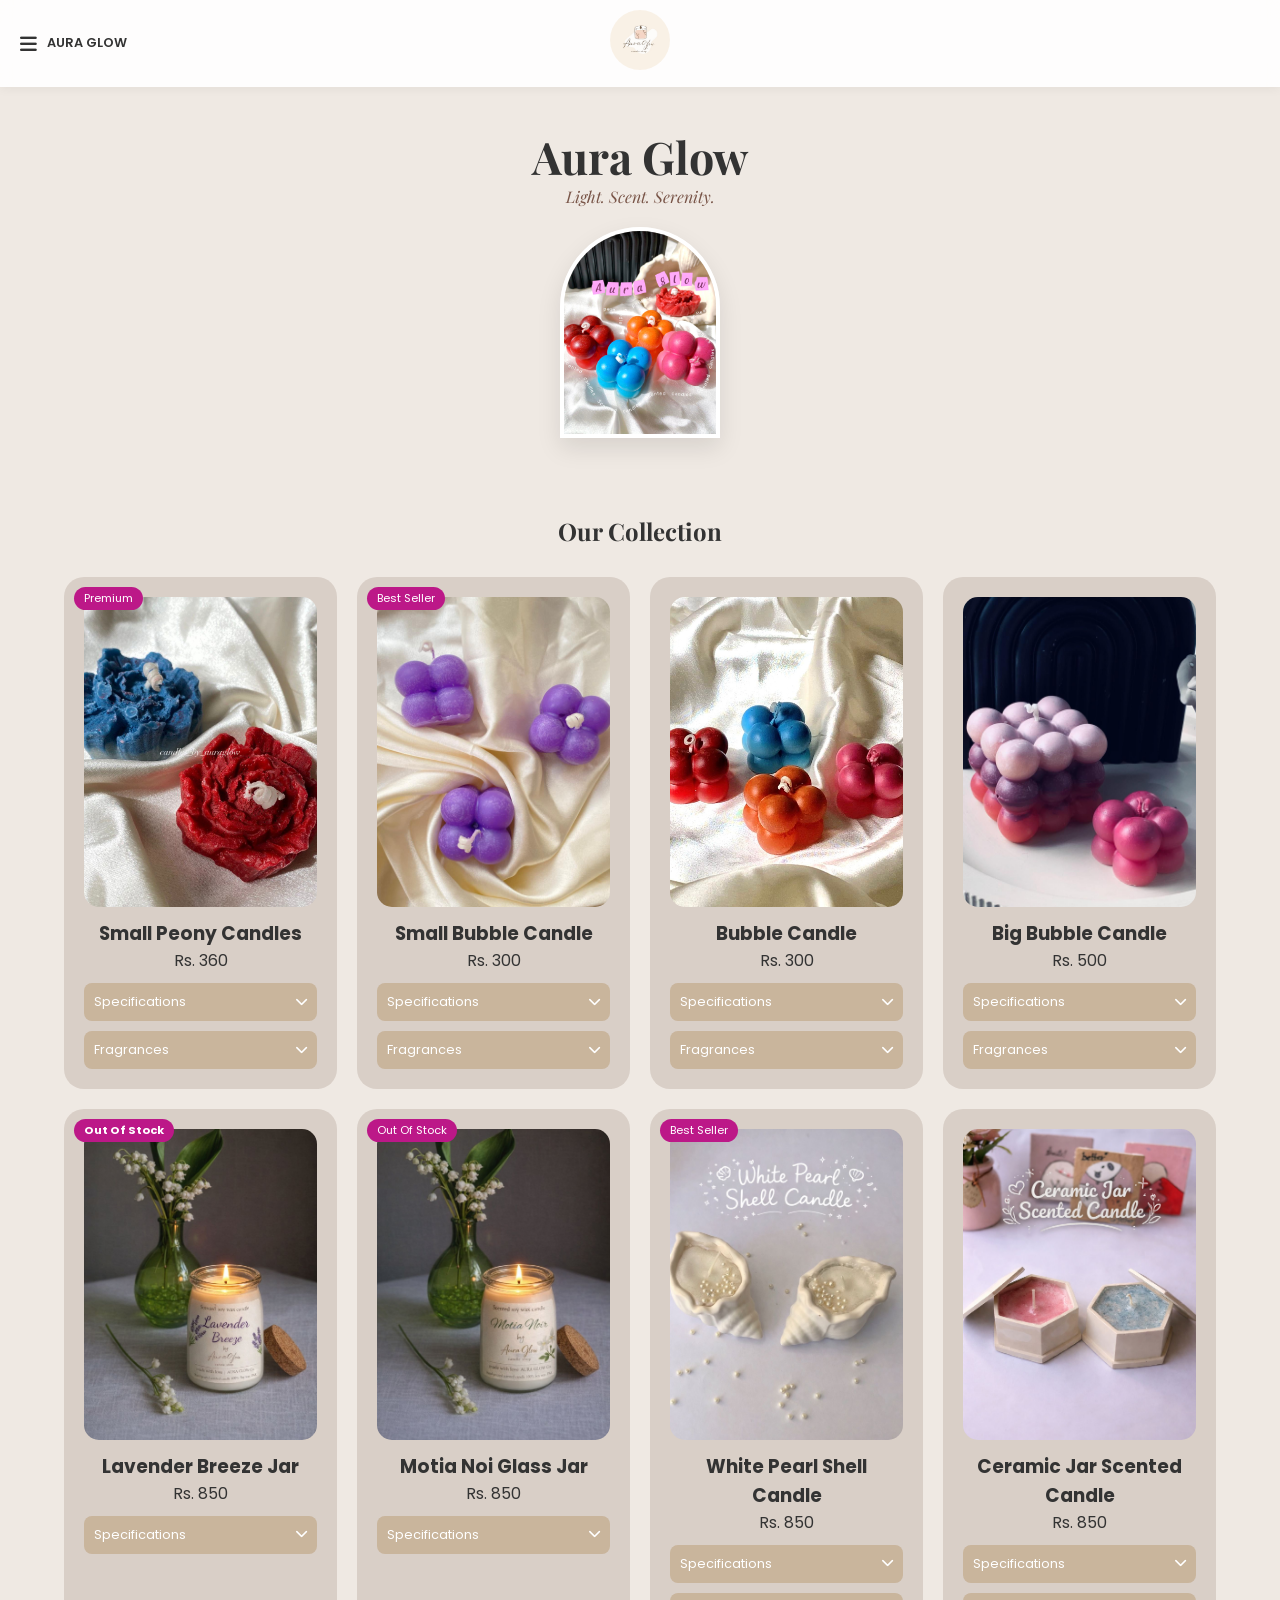
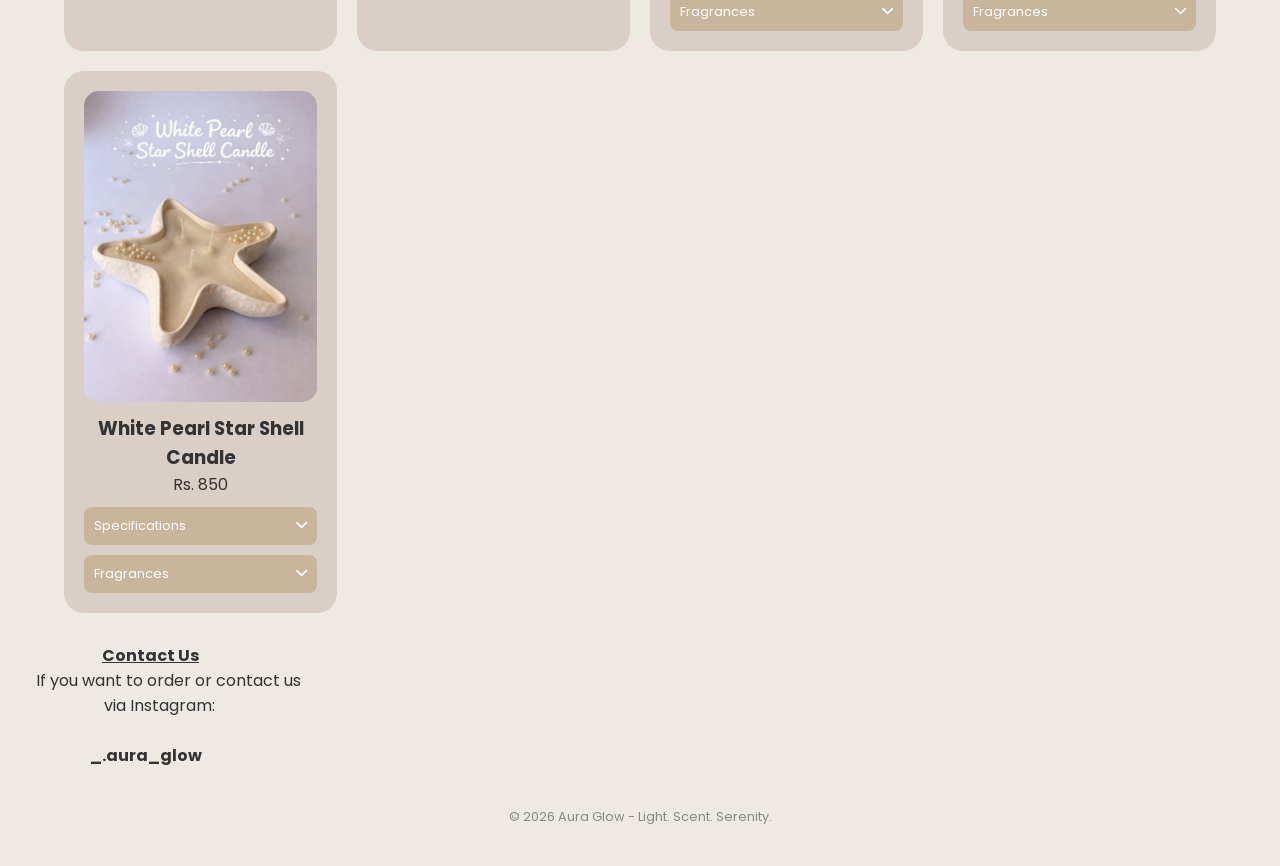
<file: index.html>
<!DOCTYPE html>
<html lang="en">
<head>
    <meta charset="UTF-8">
    <meta name="viewport" content="width=device-width, initial-scale=1.0, maximum-scale=1.0, user-scalable=no">
    <title>Aura Glow | Premium Handcrafted Candles</title>

    <link rel="stylesheet" href="https://cdnjs.cloudflare.com/ajax/libs/font-awesome/6.0.0/css/all.min.css">
    <link rel="stylesheet" href="style.css">
    <link rel="stylesheet" href="animations.css">

    <link href="https://fonts.googleapis.com/css2?family=Playfair+Display&family=Poppins:wght@300;400;600&display=swap" rel="stylesheet">
</head>

<body>

<header class="main-header">
    <div class="nav-left">
        <i class="fas fa-bars menu-icon"></i>
        <span class="nav-text">Aura Glow</span>
    </div>

    <div class="logo-container">
        <img src="./AURA GLOW LOGO .jpg" alt="Aura Glow Logo" class="main-logo">
    </div>

    <div class="nav-right"></div>
</header>

<!-- HERO -->
<section class="hero slide-up">
    <div class="hero-content">
        <h1>Aura Glow</h1>
        <p class="slogan-text">Light. Scent. Serenity.</p>

        <div class="special-animation-wrapper">
            <img src="./Animation Image .jpg" alt="Aura Glow Aesthetic" class="floating-img">
        </div>
    </div>
</section>

<!-- PRODUCTS -->
<section class="products">
    <h2 class="section-title">Our Collection</h2>

    <div class="grid-container">

        <div class="product-card fade-in">
            <span class="badge">Premium</span>
            <div class="img-box"><img src="./IMG-1.jpg" alt=""></div>
            <h3>Small Peony Candles</h3>
            <p class="price">Rs. 360</p>

            <div class="details-dropdown">
                <button class="drop-btn">Specifications <i class="fas fa-chevron-down"></i></button>
                <div class="drop-content"><p>Handcrafted with pure soy wax and premium oils.</p></div>
            </div>

            <div class="details-dropdown">
                <button class="drop-btn">Fragrances <i class="fas fa-chevron-down"></i></button>
                <div class="drop-content"><ul><li>Lavender, Vanilla, Motia, Rose, Oud</li></ul></div>
            </div>
        </div>

        <div class="product-card fade-in">
            <span class="badge">Best Seller</span>
            <div class="img-box"><img src="./IMG-2.jpg"></div>
            <h3>Small Bubble Candle</h3>
            <p class="price">Rs. 300</p>

            <div class="details-dropdown">
                <button class="drop-btn">Specifications <i class="fas fa-chevron-down"></i></button>
                <div class="drop-content"><p>Aesthetic decor candle made with soy wax blend.</p></div>
            </div>

            <div class="details-dropdown">
                <button class="drop-btn">Fragrances <i class="fas fa-chevron-down"></i></button>
                <div class="drop-content"><ul><li>Lavender, Vanilla, Motia, Rose, Oud</li></ul></div>
            </div>
        </div>

        <div class="product-card fade-in">
            <div class="img-box"><img src="./IMG-3.jpg"></div>
            <h3>Bubble Candle</h3>
            <p class="price">Rs. 300</p>

            <div class="details-dropdown">
                <button class="drop-btn">Specifications <i class="fas fa-chevron-down"></i></button>
                <div class="drop-content"><p>Beautifully colored and scented with high quality oils.</p></div>
            </div>

            <div class="details-dropdown">
                <button class="drop-btn">Fragrances <i class="fas fa-chevron-down"></i></button>
                <div class="drop-content"><ul><li>Lavender, Vanilla, Motia, Rose, Oud</li></ul></div>
            </div>
        </div>

        <div class="product-card fade-in">
            <div class="img-box"><img src="./IMG-4.jpg"></div>
            <h3>Big Bubble Candle</h3>
            <p class="price">Rs. 500</p>

            <div class="details-dropdown">
                <button class="drop-btn">Specifications <i class="fas fa-chevron-down"></i></button>
                <div class="drop-content"><p>Large statement piece made with eco-friendly soy wax.</p></div>
            </div>

            <div class="details-dropdown">
                <button class="drop-btn">Fragrances <i class="fas fa-chevron-down"></i></button>
                <div class="drop-content"><ul><li>Lavender, Vanilla, Motia, Rose, Oud</li></ul></div>
            </div>
        </div>

        <div class="product-card fade-in">
            <span class="badge"><b>Out Of Stock</b></span>
            <div class="img-box"><img src="./IMG - 5.jpg"></div>
            <h3>Lavender Breeze Jar</h3>
            <p class="price">Rs. 850</p>

            <div class="details-dropdown">
                <button class="drop-btn">Specifications <i class="fas fa-chevron-down"></i></button>
                <div class="drop-content"><p>Aromatic jar candle for long-lasting relaxation.</p></div>
            </div>
        </div>

        <div class="product-card fade-in">
            <span class="badge">Out Of Stock</span>
            <div class="img-box"><img src="./IMG-6.jpg"></div>
            <h3>Motia Noi Glass Jar</h3>
            <p class="price">Rs. 850</p>

            <div class="details-dropdown">
                <button class="drop-btn">Specifications <i class="fas fa-chevron-down"></i></button>
                <div class="drop-content"><p>Traditional floral scent in a premium glass jar.</p></div>
            </div>
        </div>
    <div class="product-card fade-in">
            <span class="badge">Best Seller</span>
            <div class="img-box"><img src="./IMGG7.jpg"></div>
            <h3>White Pearl Shell Candle</h3>
            <p class="price">Rs. 850</p>

            <div class="details-dropdown">
                <button class="drop-btn">Specifications <i class="fas fa-chevron-down"></i></button>
                <div class="drop-content"><p>Handcrafted with pure soy wax and premium oils.</p></div>
            </div>

            <div class="details-dropdown">
                <button class="drop-btn">Fragrances <i class="fas fa-chevron-down"></i></button>
                <div class="drop-content"><ul><li>Lavender, Vanilla, Motia, Rose, Oud</li></ul></div>
            </div>
        </div>
     <div class="product-card fade-in">
            <div class="img-box"><img src="./IMGG8.jpg"></div>
            <h3>Ceramic Jar Scented Candle</h3>
            <p class="price">Rs. 850</p>

            <div class="details-dropdown">
                <button class="drop-btn">Specifications <i class="fas fa-chevron-down"></i></button>
                <div class="drop-content"><p>Handcrafted with pure soy wax and premium oils.</p></div>
            </div>

            <div class="details-dropdown">
                <button class="drop-btn">Fragrances <i class="fas fa-chevron-down"></i></button>
                <div class="drop-content"><ul><li>Lavender, Vanilla, Motia, Rose, Oud</li></ul></div>
            </div>
        </div>


        
     <div class="product-card fade-in">
            <div class="img-box"><img src="./IMGG9.jpg"></div>
            <h3>White Pearl Star Shell Candle</h3>
            <p class="price">Rs. 850</p>

            <div class="details-dropdown">
                <button class="drop-btn">Specifications <i class="fas fa-chevron-down"></i></button>
                <div class="drop-content"><p>Handcrafted with pure soy wax and premium oils.</p></div>
            </div>

            <div class="details-dropdown">
                <button class="drop-btn">Fragrances <i class="fas fa-chevron-down"></i></button>
                <div class="drop-content"><ul><li>Lavender, Vanilla, Motia, Rose, Oud</li></ul></div>
            </div>
        </div>
    </div>

</section>

<!-- CONTACT SIDE -->
<div class="contact-side-box">
    <pre><h4>                                  <u>Contact Us</u></h4><p>         If you want to order or contact us
                          via Instagram:</p>
<strong>                              _.aura_glow</strong></pre>
</div>

<footer>
    <p>&copy; 2026 Aura Glow - Light. Scent. Serenity.</p>
</footer>

<script src="script.js"></script>
</body>
</html>
</file>
<file: style.css>
:root {
    --bg: #EFE9E3;
    --card: #D9CFC7;
    --accent: #C9B59C;
    --dark: #333;
}

* { margin:0; padding:0; box-sizing:border-box; font-family:'Poppins', sans-serif; }

body { background: var(--bg); color: var(--dark); overflow-x:hidden; }

.main-header { display: flex; justify-content: space-between; align-items: center; padding: 10px 20px; background: rgba(255,255,255,0.9); position: sticky; top:0; z-index:1000; backdrop-filter: blur(10px); box-shadow:0 2px 10px rgba(0,0,0,0.05); }

.nav-left, .nav-right { flex: 1; display: flex; align-items: center; }
.nav-right { justify-content:flex-end; }

.menu-icon { font-size:1.2rem; margin-right:10px; cursor:pointer; }
.nav-text { font-size:0.8rem; font-weight:600; text-transform:uppercase; }
.main-logo { max-width:60px; border-radius:50%; }

.cart-trigger { position: relative; font-size:1.4rem; cursor:pointer; }
#cart-count { background:#bc1888; color:#fff; font-size:0.6rem; padding:2px 6px; border-radius:10px; position:absolute; top:-5px; right:-8px; }

.hero { padding: 40px 20px; text-align:center; }
.hero h1 { font-family:'Playfair Display'; font-size:2.8rem; }
.slogan-text { font-family:'Playfair Display'; font-style:italic; color:#795548; font-size:1rem; }
.floating-img { width:160px; border-radius:80px 80px 0 0; border:4px solid #fff; margin-top:20px; box-shadow:0 10px 25px rgba(0,0,0,0.1); animation: float 3.5s ease-in-out infinite; }

.products { padding:30px 5%; }
.section-title { text-align:center; margin-bottom:30px; font-family:'Playfair Display'; }

.grid-container { display:grid; grid-template-columns: repeat(auto-fit, minmax(250px,1fr)); gap:20px; }

.product-card { background: var(--card); padding:20px; border-radius:20px; text-align:center; position:relative; }
.badge { position:absolute; top:10px; left:10px; background:#bc1888; color:#fff; font-size:0.7rem; padding:3px 10px; border-radius:15px; }

/* IMAGE FIX */
.img-box { width:100%; aspect-ratio:3/4; overflow:hidden; border-radius:15px; margin-bottom:12px; }
.img-box img { width:100%; height:100%; object-fit:cover; display:block; }

.drop-btn { width:100%; background: var(--accent); border:none; color:#fff; padding:10px; border-radius:8px; margin-top:10px; cursor:pointer; font-size:0.8rem; display:flex; justify-content:space-between; align-items:center; }
.drop-content { display:none; background: rgba(255,255,255,0.4); padding:10px; border-radius:8px; font-size:0.8rem; text-align:left; margin-top:5px; }

.add-to-cart-btn { width:100%; background: var(--dark); color:#fff; border:none; padding:12px; border-radius:8px; font-weight:600; cursor:pointer; margin-top:12px; }

.cart-sidebar { position:fixed; right:-100%; top:0; width:320px; height:100%; background:#fff; z-index:2000; transition:0.4s; padding:25px; display:flex; flex-direction:column; }
.cart-sidebar.active { right:0; }
.cart-header { display:flex; justify-content:space-between; border-bottom:1px solid #eee; padding-bottom:15px; align-items:center; }
.cart-body { flex:1; overflow-y:auto; padding:20px 0; }
.cart-item { display:flex; justify-content:space-between; margin-bottom:15px; font-size:0.9rem; border-bottom:1px solid #f9f9f9; padding-bottom:5px; }
.checkout-btn { width:100%; background:linear-gradient(45deg,#f09433,#bc1888); color:#fff; border:none; padding:15px; border-radius:10px; font-weight:bold; cursor:pointer; }

.insta-btn-float { position:fixed; bottom:20px; right:20px; background:linear-gradient(45deg,#f09433,#dc2743,#bc1888); color:#fff; padding:12px 20px; border-radius:30px; display:flex; align-items:center; gap:10px; cursor:pointer; z-index:500; box-shadow:0 5px 15px rgba(0,0,0,0.2); }
.float-text { font-weight:600; font-size:0.9rem; }
footer { text-align:center; padding:40px; font-size:0.8rem; color:#888; }

@media (max-width:600px) {
    .grid-container { grid-template-columns:1fr 1fr; gap:12px; }
    .img-box { aspect-ratio:3/4; } /* vertical mobile box */
    .nav-text { display:none; }
}

/* Animations */
@keyframes float { 0%,100%{transform:translateY(0);} 50%{transform:translateY(-15px);} }
</file>
<file: animations.css>
/* animations.css */
.fade-in { opacity: 0; transform: translateY(20px); transition: 0.7s ease-out; }
.fade-in.appear { opacity: 1; transform: translateY(0); }

.slide-up { animation: slideUp 0.8s ease-out forwards; }
@keyframes slideUp { from { opacity: 0; transform: translateY(30px); } to { opacity: 1; transform: translateY(0); } }

.floating-img { animation: float 3.5s ease-in-out infinite; }
@keyframes float { 0%, 100% { transform: translateY(0); } 50% { transform: translateY(-15px); } }
</file>
